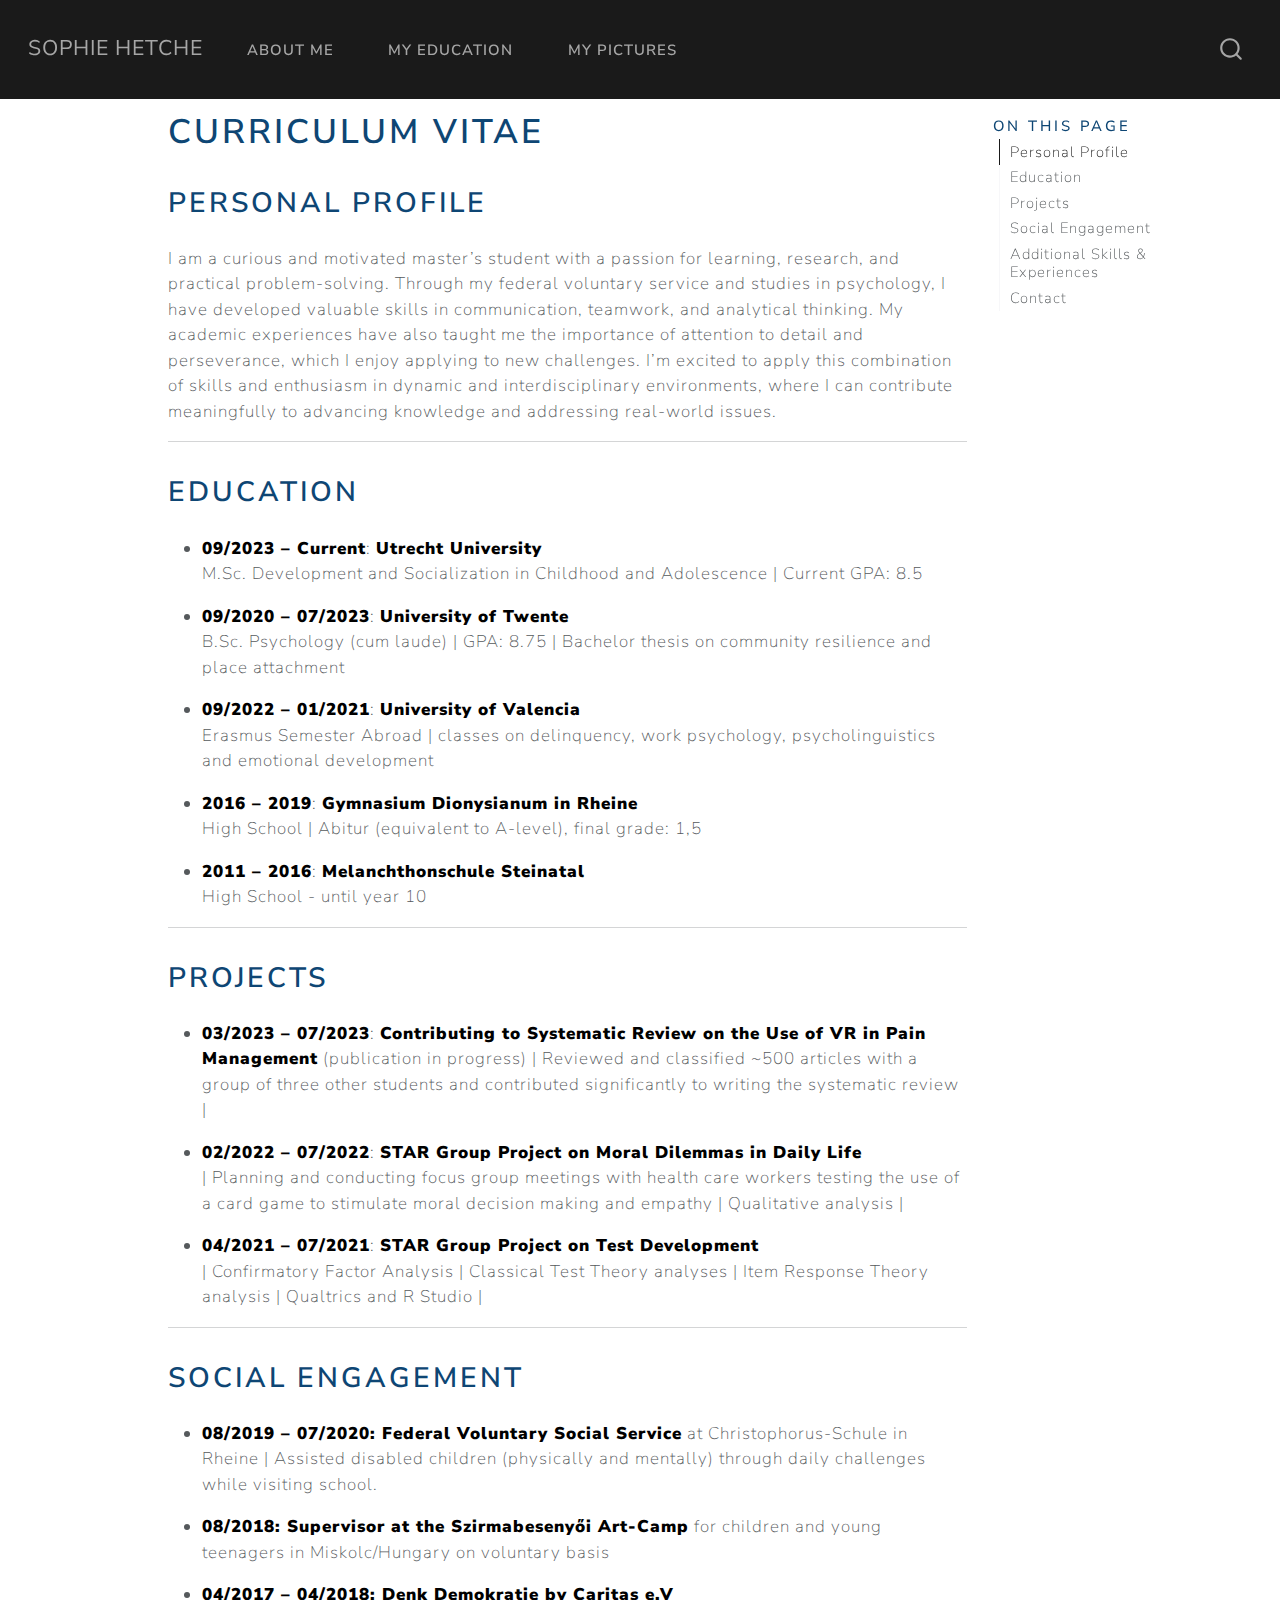
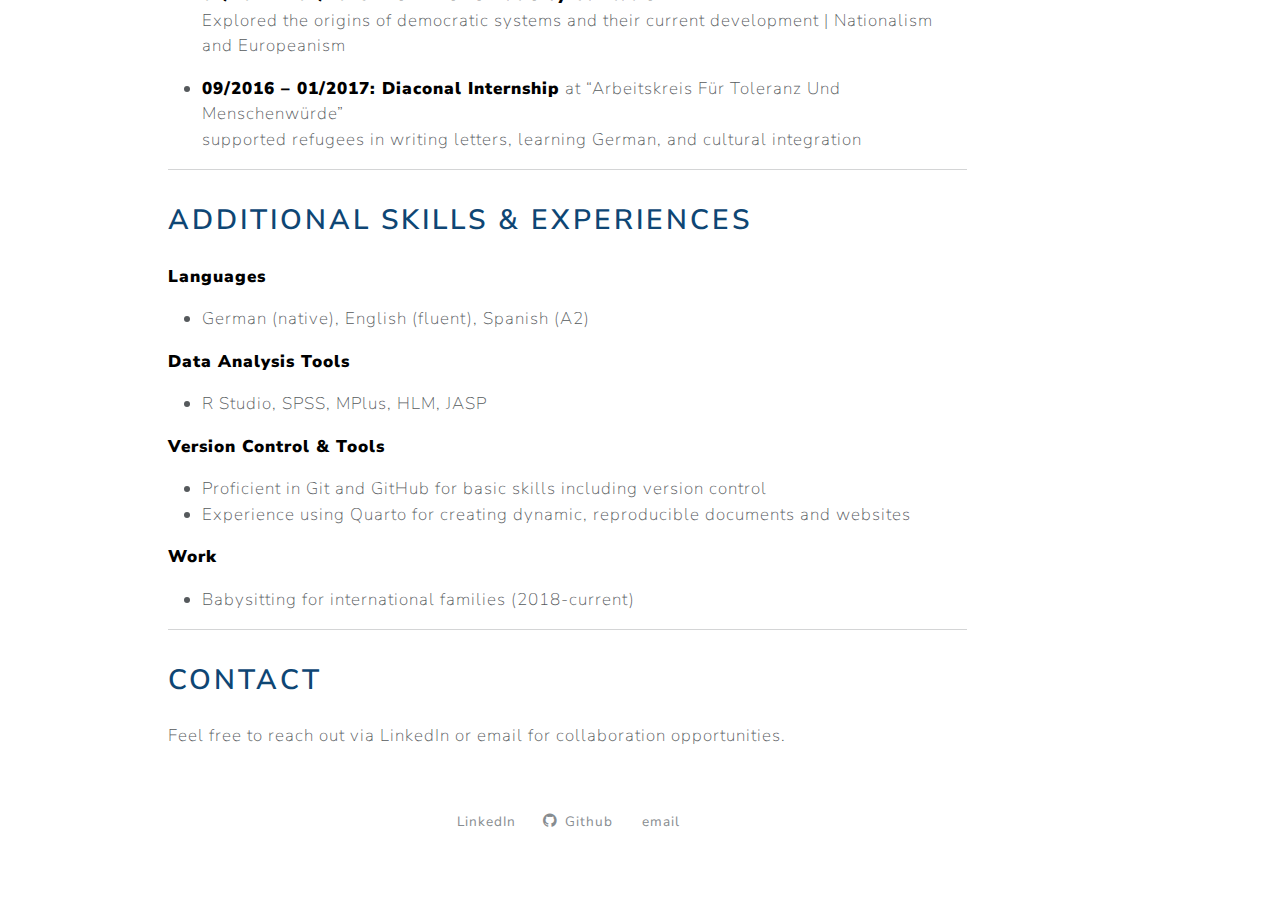
<file: myedu.html>
<!DOCTYPE html>
<html xmlns="http://www.w3.org/1999/xhtml" lang="en" xml:lang="en"><head>

<meta charset="utf-8">
<meta name="generator" content="quarto-1.6.40">

<meta name="viewport" content="width=device-width, initial-scale=1.0, user-scalable=yes">


<title>Curriculum Vitae – Sophie Hetche</title>
<style>
code{white-space: pre-wrap;}
span.smallcaps{font-variant: small-caps;}
div.columns{display: flex; gap: min(4vw, 1.5em);}
div.column{flex: auto; overflow-x: auto;}
div.hanging-indent{margin-left: 1.5em; text-indent: -1.5em;}
ul.task-list{list-style: none;}
ul.task-list li input[type="checkbox"] {
  width: 0.8em;
  margin: 0 0.8em 0.2em -1em; /* quarto-specific, see https://github.com/quarto-dev/quarto-cli/issues/4556 */ 
  vertical-align: middle;
}
</style>


<script src="site_libs/quarto-nav/quarto-nav.js"></script>
<script src="site_libs/quarto-nav/headroom.min.js"></script>
<script src="site_libs/clipboard/clipboard.min.js"></script>
<script src="site_libs/quarto-search/autocomplete.umd.js"></script>
<script src="site_libs/quarto-search/fuse.min.js"></script>
<script src="site_libs/quarto-search/quarto-search.js"></script>
<meta name="quarto:offset" content="./">
<script src="site_libs/quarto-html/quarto.js"></script>
<script src="site_libs/quarto-html/popper.min.js"></script>
<script src="site_libs/quarto-html/tippy.umd.min.js"></script>
<link href="site_libs/quarto-html/tippy.css" rel="stylesheet">
<link href="site_libs/quarto-html/quarto-syntax-highlighting-549806ee2085284f45b00abea8c6df48.css" rel="stylesheet" id="quarto-text-highlighting-styles">
<script src="site_libs/bootstrap/bootstrap.min.js"></script>
<link href="site_libs/bootstrap/bootstrap-icons.css" rel="stylesheet">
<link href="site_libs/bootstrap/bootstrap-27208713591bdc81d15d2ab76ca6d3ec.min.css" rel="stylesheet" append-hash="true" id="quarto-bootstrap" data-mode="light">
<script id="quarto-search-options" type="application/json">{
  "location": "navbar",
  "copy-button": false,
  "collapse-after": 3,
  "panel-placement": "end",
  "type": "overlay",
  "limit": 50,
  "keyboard-shortcut": [
    "f",
    "/",
    "s"
  ],
  "show-item-context": false,
  "language": {
    "search-no-results-text": "No results",
    "search-matching-documents-text": "matching documents",
    "search-copy-link-title": "Copy link to search",
    "search-hide-matches-text": "Hide additional matches",
    "search-more-match-text": "more match in this document",
    "search-more-matches-text": "more matches in this document",
    "search-clear-button-title": "Clear",
    "search-text-placeholder": "",
    "search-detached-cancel-button-title": "Cancel",
    "search-submit-button-title": "Submit",
    "search-label": "Search"
  }
}</script>


<link rel="stylesheet" href="styles.css">
</head>

<body class="nav-fixed">

<div id="quarto-search-results"></div>
  <header id="quarto-header" class="headroom fixed-top">
    <nav class="navbar navbar-expand-lg " data-bs-theme="dark">
      <div class="navbar-container container-fluid">
      <div class="navbar-brand-container mx-auto">
    <a class="navbar-brand" href="./index.html">
    <span class="navbar-title">Sophie Hetche</span>
    </a>
  </div>
            <div id="quarto-search" class="" title="Search"></div>
          <button class="navbar-toggler" type="button" data-bs-toggle="collapse" data-bs-target="#navbarCollapse" aria-controls="navbarCollapse" role="menu" aria-expanded="false" aria-label="Toggle navigation" onclick="if (window.quartoToggleHeadroom) { window.quartoToggleHeadroom(); }">
  <span class="navbar-toggler-icon"></span>
</button>
          <div class="collapse navbar-collapse" id="navbarCollapse">
            <ul class="navbar-nav navbar-nav-scroll me-auto">
  <li class="nav-item">
    <a class="nav-link" href="./index.html"> 
<span class="menu-text">About me</span></a>
  </li>  
  <li class="nav-item">
    <a class="nav-link active" href="./myedu.html" aria-current="page"> 
<span class="menu-text">My Education</span></a>
  </li>  
  <li class="nav-item">
    <a class="nav-link" href="./myfotos.html"> 
<span class="menu-text">My Pictures</span></a>
  </li>  
</ul>
          </div> <!-- /navcollapse -->
            <div class="quarto-navbar-tools">
</div>
      </div> <!-- /container-fluid -->
    </nav>
</header>
<!-- content -->
<div id="quarto-content" class="quarto-container page-columns page-rows-contents page-layout-article page-navbar">
<!-- sidebar -->
<!-- margin-sidebar -->
    <div id="quarto-margin-sidebar" class="sidebar margin-sidebar">
        <nav id="TOC" role="doc-toc" class="toc-active">
    <h2 id="toc-title">On this page</h2>
  <ul>
  <li><a href="#personal-profile" id="toc-personal-profile" class="nav-link active" data-scroll-target="#personal-profile">Personal Profile</a></li>
  <li><a href="#education" id="toc-education" class="nav-link" data-scroll-target="#education">Education</a></li>
  <li><a href="#projects" id="toc-projects" class="nav-link" data-scroll-target="#projects">Projects</a></li>
  <li><a href="#social-engagement" id="toc-social-engagement" class="nav-link" data-scroll-target="#social-engagement">Social Engagement</a></li>
  <li><a href="#additional-skills-experiences" id="toc-additional-skills-experiences" class="nav-link" data-scroll-target="#additional-skills-experiences">Additional Skills &amp; Experiences</a></li>
  <li><a href="#contact" id="toc-contact" class="nav-link" data-scroll-target="#contact">Contact</a></li>
  </ul>
</nav>
    </div>
<!-- main -->
<div class="quarto-about-marquee">
  <div class="about-image-container">
  </div>
  <div class="about-contents">
    <header id="title-block-header" class="quarto-title-block default">
<div class="quarto-title">
<h1 class="title">Curriculum Vitae</h1>
</div>
<div class="quarto-title-meta">
  </div>
</header> <main class="content" id="quarto-document-content">

<section id="personal-profile" class="level2">
<h2 data-anchor-id="personal-profile">Personal Profile</h2>
<p>I am a curious and motivated master’s student with a passion for learning, research, and practical problem-solving. Through my federal voluntary service and studies in psychology, I have developed valuable skills in communication, teamwork, and analytical thinking. My academic experiences have also taught me the importance of attention to detail and perseverance, which I enjoy applying to new challenges. I’m excited to apply this combination of skills and enthusiasm in dynamic and interdisciplinary environments, where I can contribute meaningfully to advancing knowledge and addressing real-world issues.</p>
<hr>
</section>
<section id="education" class="level2">
<h2 data-anchor-id="education">Education</h2>
<ul>
<li><p><strong>09/2023 – Current</strong>: <strong>Utrecht University</strong><br>
M.Sc. Development and Socialization in Childhood and Adolescence | Current GPA: 8.5</p></li>
<li><p><strong>09/2020 – 07/2023</strong>: <strong>University of Twente</strong><br>
B.Sc. Psychology (cum laude) | GPA: 8.75 | Bachelor thesis on community resilience and place attachment</p></li>
<li><p><strong>09/2022 – 01/2021</strong>: <strong>University of Valencia</strong><br>
Erasmus Semester Abroad | classes on delinquency, work psychology, psycholinguistics and emotional development</p></li>
<li><p><strong>2016 – 2019</strong>: <strong>Gymnasium Dionysianum in Rheine</strong><br>
High School | Abitur (equivalent to A-level), final grade: 1,5</p></li>
<li><p><strong>2011 – 2016</strong>: <strong>Melanchthonschule Steinatal</strong><br>
High School - until year 10</p></li>
</ul>
<hr>
</section>
<section id="projects" class="level2">
<h2 data-anchor-id="projects">Projects</h2>
<ul>
<li><p><strong>03/2023 – 07/2023</strong>: <strong>Contributing to Systematic Review on the Use of VR in Pain Management</strong> (publication in progress) | Reviewed and classified ~500 articles with a group of three other students and contributed significantly to writing the systematic review |</p></li>
<li><p><strong>02/2022 – 07/2022</strong>: <strong>STAR Group Project on Moral Dilemmas in Daily Life</strong><br>
| Planning and conducting focus group meetings with health care workers testing the use of a card game to stimulate moral decision making and empathy | Qualitative analysis |</p></li>
<li><p><strong>04/2021 – 07/2021</strong>: <strong>STAR Group Project on Test Development</strong><br>
| Confirmatory Factor Analysis | Classical Test Theory analyses | Item Response Theory analysis | Qualtrics and R Studio |</p></li>
</ul>
<hr>
</section>
<section id="social-engagement" class="level2">
<h2 data-anchor-id="social-engagement">Social Engagement</h2>
<ul>
<li><p><strong>08/2019 – 07/2020: Federal Voluntary Social Service</strong> at Christophorus-Schule in Rheine | Assisted disabled children (physically and mentally) through daily challenges while visiting school.</p></li>
<li><p><strong>08/2018: Supervisor at the Szirmabesenyői Art-Camp</strong> for children and young teenagers in Miskolc/Hungary on voluntary basis</p></li>
<li><p><strong>04/2017 – 04/2018: Denk Demokratie by Caritas e.V</strong><br>
Explored the origins of democratic systems and their current development | Nationalism and Europeanism</p></li>
<li><p><strong>09/2016 – 01/2017: Diaconal Internship</strong> at “Arbeitskreis Für Toleranz Und Menschenwürde”<br>
supported refugees in writing letters, learning German, and cultural integration</p></li>
</ul>
<hr>
</section>
<section id="additional-skills-experiences" class="level2">
<h2 data-anchor-id="additional-skills-experiences">Additional Skills &amp; Experiences</h2>
<p><strong>Languages</strong></p>
<ul>
<li>German (native), English (fluent), Spanish (A2)</li>
</ul>
<p><strong>Data Analysis Tools</strong></p>
<ul>
<li>R Studio, SPSS, MPlus, HLM, JASP</li>
</ul>
<p><strong>Version Control &amp; Tools</strong></p>
<ul>
<li>Proficient in Git and GitHub for basic skills including version control</li>
<li>Experience using Quarto for creating dynamic, reproducible documents and websites</li>
</ul>
<p><strong>Work</strong></p>
<ul>
<li>Babysitting for international families (2018-current)</li>
</ul>
<hr>
</section>
<section id="contact" class="level2">
<h2 data-anchor-id="contact">Contact</h2>
<p>Feel free to reach out via LinkedIn or email for collaboration opportunities.</p>


</section>
</main> 
    <div class="about-footer"><div class="about-links">
  <a href="https://www.linkedin.com/in/sophie-hetche-728852234/" class="about-link" rel="" target="">
    <i class="bi bi-LinkedIn"></i>
     <span class="about-link-text">LinkedIn</span>
  </a>
  <a href="https://github.com/Soso-h" class="about-link" rel="" target="">
    <i class="bi bi-github"></i>
     <span class="about-link-text">Github</span>
  </a>
  <a href="mailto:sophie.hetche@students.uu.nl" class="about-link" rel="" target="">
    <i class="bi bi-Utrecht University"></i>
     <span class="about-link-text">email</span>
  </a>
</div>
</div>
  </div>
</div>
 <!-- /main -->
<script id="quarto-html-after-body" type="application/javascript">
window.document.addEventListener("DOMContentLoaded", function (event) {
  const toggleBodyColorMode = (bsSheetEl) => {
    const mode = bsSheetEl.getAttribute("data-mode");
    const bodyEl = window.document.querySelector("body");
    if (mode === "dark") {
      bodyEl.classList.add("quarto-dark");
      bodyEl.classList.remove("quarto-light");
    } else {
      bodyEl.classList.add("quarto-light");
      bodyEl.classList.remove("quarto-dark");
    }
  }
  const toggleBodyColorPrimary = () => {
    const bsSheetEl = window.document.querySelector("link#quarto-bootstrap");
    if (bsSheetEl) {
      toggleBodyColorMode(bsSheetEl);
    }
  }
  toggleBodyColorPrimary();  
  const isCodeAnnotation = (el) => {
    for (const clz of el.classList) {
      if (clz.startsWith('code-annotation-')) {                     
        return true;
      }
    }
    return false;
  }
  const onCopySuccess = function(e) {
    // button target
    const button = e.trigger;
    // don't keep focus
    button.blur();
    // flash "checked"
    button.classList.add('code-copy-button-checked');
    var currentTitle = button.getAttribute("title");
    button.setAttribute("title", "Copied!");
    let tooltip;
    if (window.bootstrap) {
      button.setAttribute("data-bs-toggle", "tooltip");
      button.setAttribute("data-bs-placement", "left");
      button.setAttribute("data-bs-title", "Copied!");
      tooltip = new bootstrap.Tooltip(button, 
        { trigger: "manual", 
          customClass: "code-copy-button-tooltip",
          offset: [0, -8]});
      tooltip.show();    
    }
    setTimeout(function() {
      if (tooltip) {
        tooltip.hide();
        button.removeAttribute("data-bs-title");
        button.removeAttribute("data-bs-toggle");
        button.removeAttribute("data-bs-placement");
      }
      button.setAttribute("title", currentTitle);
      button.classList.remove('code-copy-button-checked');
    }, 1000);
    // clear code selection
    e.clearSelection();
  }
  const getTextToCopy = function(trigger) {
      const codeEl = trigger.previousElementSibling.cloneNode(true);
      for (const childEl of codeEl.children) {
        if (isCodeAnnotation(childEl)) {
          childEl.remove();
        }
      }
      return codeEl.innerText;
  }
  const clipboard = new window.ClipboardJS('.code-copy-button:not([data-in-quarto-modal])', {
    text: getTextToCopy
  });
  clipboard.on('success', onCopySuccess);
  if (window.document.getElementById('quarto-embedded-source-code-modal')) {
    const clipboardModal = new window.ClipboardJS('.code-copy-button[data-in-quarto-modal]', {
      text: getTextToCopy,
      container: window.document.getElementById('quarto-embedded-source-code-modal')
    });
    clipboardModal.on('success', onCopySuccess);
  }
    var localhostRegex = new RegExp(/^(?:http|https):\/\/localhost\:?[0-9]*\//);
    var mailtoRegex = new RegExp(/^mailto:/);
      var filterRegex = new RegExp("https:\/\/Soso-h\.github\.io\/portfolio25\/");
    var isInternal = (href) => {
        return filterRegex.test(href) || localhostRegex.test(href) || mailtoRegex.test(href);
    }
    // Inspect non-navigation links and adorn them if external
 	var links = window.document.querySelectorAll('a[href]:not(.nav-link):not(.navbar-brand):not(.toc-action):not(.sidebar-link):not(.sidebar-item-toggle):not(.pagination-link):not(.no-external):not([aria-hidden]):not(.dropdown-item):not(.quarto-navigation-tool):not(.about-link)');
    for (var i=0; i<links.length; i++) {
      const link = links[i];
      if (!isInternal(link.href)) {
        // undo the damage that might have been done by quarto-nav.js in the case of
        // links that we want to consider external
        if (link.dataset.originalHref !== undefined) {
          link.href = link.dataset.originalHref;
        }
      }
    }
  function tippyHover(el, contentFn, onTriggerFn, onUntriggerFn) {
    const config = {
      allowHTML: true,
      maxWidth: 500,
      delay: 100,
      arrow: false,
      appendTo: function(el) {
          return el.parentElement;
      },
      interactive: true,
      interactiveBorder: 10,
      theme: 'quarto',
      placement: 'bottom-start',
    };
    if (contentFn) {
      config.content = contentFn;
    }
    if (onTriggerFn) {
      config.onTrigger = onTriggerFn;
    }
    if (onUntriggerFn) {
      config.onUntrigger = onUntriggerFn;
    }
    window.tippy(el, config); 
  }
  const noterefs = window.document.querySelectorAll('a[role="doc-noteref"]');
  for (var i=0; i<noterefs.length; i++) {
    const ref = noterefs[i];
    tippyHover(ref, function() {
      // use id or data attribute instead here
      let href = ref.getAttribute('data-footnote-href') || ref.getAttribute('href');
      try { href = new URL(href).hash; } catch {}
      const id = href.replace(/^#\/?/, "");
      const note = window.document.getElementById(id);
      if (note) {
        return note.innerHTML;
      } else {
        return "";
      }
    });
  }
  const xrefs = window.document.querySelectorAll('a.quarto-xref');
  const processXRef = (id, note) => {
    // Strip column container classes
    const stripColumnClz = (el) => {
      el.classList.remove("page-full", "page-columns");
      if (el.children) {
        for (const child of el.children) {
          stripColumnClz(child);
        }
      }
    }
    stripColumnClz(note)
    if (id === null || id.startsWith('sec-')) {
      // Special case sections, only their first couple elements
      const container = document.createElement("div");
      if (note.children && note.children.length > 2) {
        container.appendChild(note.children[0].cloneNode(true));
        for (let i = 1; i < note.children.length; i++) {
          const child = note.children[i];
          if (child.tagName === "P" && child.innerText === "") {
            continue;
          } else {
            container.appendChild(child.cloneNode(true));
            break;
          }
        }
        if (window.Quarto?.typesetMath) {
          window.Quarto.typesetMath(container);
        }
        return container.innerHTML
      } else {
        if (window.Quarto?.typesetMath) {
          window.Quarto.typesetMath(note);
        }
        return note.innerHTML;
      }
    } else {
      // Remove any anchor links if they are present
      const anchorLink = note.querySelector('a.anchorjs-link');
      if (anchorLink) {
        anchorLink.remove();
      }
      if (window.Quarto?.typesetMath) {
        window.Quarto.typesetMath(note);
      }
      if (note.classList.contains("callout")) {
        return note.outerHTML;
      } else {
        return note.innerHTML;
      }
    }
  }
  for (var i=0; i<xrefs.length; i++) {
    const xref = xrefs[i];
    tippyHover(xref, undefined, function(instance) {
      instance.disable();
      let url = xref.getAttribute('href');
      let hash = undefined; 
      if (url.startsWith('#')) {
        hash = url;
      } else {
        try { hash = new URL(url).hash; } catch {}
      }
      if (hash) {
        const id = hash.replace(/^#\/?/, "");
        const note = window.document.getElementById(id);
        if (note !== null) {
          try {
            const html = processXRef(id, note.cloneNode(true));
            instance.setContent(html);
          } finally {
            instance.enable();
            instance.show();
          }
        } else {
          // See if we can fetch this
          fetch(url.split('#')[0])
          .then(res => res.text())
          .then(html => {
            const parser = new DOMParser();
            const htmlDoc = parser.parseFromString(html, "text/html");
            const note = htmlDoc.getElementById(id);
            if (note !== null) {
              const html = processXRef(id, note);
              instance.setContent(html);
            } 
          }).finally(() => {
            instance.enable();
            instance.show();
          });
        }
      } else {
        // See if we can fetch a full url (with no hash to target)
        // This is a special case and we should probably do some content thinning / targeting
        fetch(url)
        .then(res => res.text())
        .then(html => {
          const parser = new DOMParser();
          const htmlDoc = parser.parseFromString(html, "text/html");
          const note = htmlDoc.querySelector('main.content');
          if (note !== null) {
            // This should only happen for chapter cross references
            // (since there is no id in the URL)
            // remove the first header
            if (note.children.length > 0 && note.children[0].tagName === "HEADER") {
              note.children[0].remove();
            }
            const html = processXRef(null, note);
            instance.setContent(html);
          } 
        }).finally(() => {
          instance.enable();
          instance.show();
        });
      }
    }, function(instance) {
    });
  }
      let selectedAnnoteEl;
      const selectorForAnnotation = ( cell, annotation) => {
        let cellAttr = 'data-code-cell="' + cell + '"';
        let lineAttr = 'data-code-annotation="' +  annotation + '"';
        const selector = 'span[' + cellAttr + '][' + lineAttr + ']';
        return selector;
      }
      const selectCodeLines = (annoteEl) => {
        const doc = window.document;
        const targetCell = annoteEl.getAttribute("data-target-cell");
        const targetAnnotation = annoteEl.getAttribute("data-target-annotation");
        const annoteSpan = window.document.querySelector(selectorForAnnotation(targetCell, targetAnnotation));
        const lines = annoteSpan.getAttribute("data-code-lines").split(",");
        const lineIds = lines.map((line) => {
          return targetCell + "-" + line;
        })
        let top = null;
        let height = null;
        let parent = null;
        if (lineIds.length > 0) {
            //compute the position of the single el (top and bottom and make a div)
            const el = window.document.getElementById(lineIds[0]);
            top = el.offsetTop;
            height = el.offsetHeight;
            parent = el.parentElement.parentElement;
          if (lineIds.length > 1) {
            const lastEl = window.document.getElementById(lineIds[lineIds.length - 1]);
            const bottom = lastEl.offsetTop + lastEl.offsetHeight;
            height = bottom - top;
          }
          if (top !== null && height !== null && parent !== null) {
            // cook up a div (if necessary) and position it 
            let div = window.document.getElementById("code-annotation-line-highlight");
            if (div === null) {
              div = window.document.createElement("div");
              div.setAttribute("id", "code-annotation-line-highlight");
              div.style.position = 'absolute';
              parent.appendChild(div);
            }
            div.style.top = top - 2 + "px";
            div.style.height = height + 4 + "px";
            div.style.left = 0;
            let gutterDiv = window.document.getElementById("code-annotation-line-highlight-gutter");
            if (gutterDiv === null) {
              gutterDiv = window.document.createElement("div");
              gutterDiv.setAttribute("id", "code-annotation-line-highlight-gutter");
              gutterDiv.style.position = 'absolute';
              const codeCell = window.document.getElementById(targetCell);
              const gutter = codeCell.querySelector('.code-annotation-gutter');
              gutter.appendChild(gutterDiv);
            }
            gutterDiv.style.top = top - 2 + "px";
            gutterDiv.style.height = height + 4 + "px";
          }
          selectedAnnoteEl = annoteEl;
        }
      };
      const unselectCodeLines = () => {
        const elementsIds = ["code-annotation-line-highlight", "code-annotation-line-highlight-gutter"];
        elementsIds.forEach((elId) => {
          const div = window.document.getElementById(elId);
          if (div) {
            div.remove();
          }
        });
        selectedAnnoteEl = undefined;
      };
        // Handle positioning of the toggle
    window.addEventListener(
      "resize",
      throttle(() => {
        elRect = undefined;
        if (selectedAnnoteEl) {
          selectCodeLines(selectedAnnoteEl);
        }
      }, 10)
    );
    function throttle(fn, ms) {
    let throttle = false;
    let timer;
      return (...args) => {
        if(!throttle) { // first call gets through
            fn.apply(this, args);
            throttle = true;
        } else { // all the others get throttled
            if(timer) clearTimeout(timer); // cancel #2
            timer = setTimeout(() => {
              fn.apply(this, args);
              timer = throttle = false;
            }, ms);
        }
      };
    }
      // Attach click handler to the DT
      const annoteDls = window.document.querySelectorAll('dt[data-target-cell]');
      for (const annoteDlNode of annoteDls) {
        annoteDlNode.addEventListener('click', (event) => {
          const clickedEl = event.target;
          if (clickedEl !== selectedAnnoteEl) {
            unselectCodeLines();
            const activeEl = window.document.querySelector('dt[data-target-cell].code-annotation-active');
            if (activeEl) {
              activeEl.classList.remove('code-annotation-active');
            }
            selectCodeLines(clickedEl);
            clickedEl.classList.add('code-annotation-active');
          } else {
            // Unselect the line
            unselectCodeLines();
            clickedEl.classList.remove('code-annotation-active');
          }
        });
      }
  const findCites = (el) => {
    const parentEl = el.parentElement;
    if (parentEl) {
      const cites = parentEl.dataset.cites;
      if (cites) {
        return {
          el,
          cites: cites.split(' ')
        };
      } else {
        return findCites(el.parentElement)
      }
    } else {
      return undefined;
    }
  };
  var bibliorefs = window.document.querySelectorAll('a[role="doc-biblioref"]');
  for (var i=0; i<bibliorefs.length; i++) {
    const ref = bibliorefs[i];
    const citeInfo = findCites(ref);
    if (citeInfo) {
      tippyHover(citeInfo.el, function() {
        var popup = window.document.createElement('div');
        citeInfo.cites.forEach(function(cite) {
          var citeDiv = window.document.createElement('div');
          citeDiv.classList.add('hanging-indent');
          citeDiv.classList.add('csl-entry');
          var biblioDiv = window.document.getElementById('ref-' + cite);
          if (biblioDiv) {
            citeDiv.innerHTML = biblioDiv.innerHTML;
          }
          popup.appendChild(citeDiv);
        });
        return popup.innerHTML;
      });
    }
  }
});
</script>
</div> <!-- /content -->




</body></html>
</file>
<file: site_libs/quarto-html/tippy.css>
.tippy-box[data-animation=fade][data-state=hidden]{opacity:0}[data-tippy-root]{max-width:calc(100vw - 10px)}.tippy-box{position:relative;background-color:#333;color:#fff;border-radius:4px;font-size:14px;line-height:1.4;white-space:normal;outline:0;transition-property:transform,visibility,opacity}.tippy-box[data-placement^=top]>.tippy-arrow{bottom:0}.tippy-box[data-placement^=top]>.tippy-arrow:before{bottom:-7px;left:0;border-width:8px 8px 0;border-top-color:initial;transform-origin:center top}.tippy-box[data-placement^=bottom]>.tippy-arrow{top:0}.tippy-box[data-placement^=bottom]>.tippy-arrow:before{top:-7px;left:0;border-width:0 8px 8px;border-bottom-color:initial;transform-origin:center bottom}.tippy-box[data-placement^=left]>.tippy-arrow{right:0}.tippy-box[data-placement^=left]>.tippy-arrow:before{border-width:8px 0 8px 8px;border-left-color:initial;right:-7px;transform-origin:center left}.tippy-box[data-placement^=right]>.tippy-arrow{left:0}.tippy-box[data-placement^=right]>.tippy-arrow:before{left:-7px;border-width:8px 8px 8px 0;border-right-color:initial;transform-origin:center right}.tippy-box[data-inertia][data-state=visible]{transition-timing-function:cubic-bezier(.54,1.5,.38,1.11)}.tippy-arrow{width:16px;height:16px;color:#333}.tippy-arrow:before{content:"";position:absolute;border-color:transparent;border-style:solid}.tippy-content{position:relative;padding:5px 9px;z-index:1}
</file>
<file: site_libs/quarto-html/quarto-syntax-highlighting-549806ee2085284f45b00abea8c6df48.css>
/* quarto syntax highlight colors */
:root {
  --quarto-hl-ot-color: #003B4F;
  --quarto-hl-at-color: #657422;
  --quarto-hl-ss-color: #20794D;
  --quarto-hl-an-color: #5E5E5E;
  --quarto-hl-fu-color: #4758AB;
  --quarto-hl-st-color: #20794D;
  --quarto-hl-cf-color: #003B4F;
  --quarto-hl-op-color: #5E5E5E;
  --quarto-hl-er-color: #AD0000;
  --quarto-hl-bn-color: #AD0000;
  --quarto-hl-al-color: #AD0000;
  --quarto-hl-va-color: #111111;
  --quarto-hl-bu-color: inherit;
  --quarto-hl-ex-color: inherit;
  --quarto-hl-pp-color: #AD0000;
  --quarto-hl-in-color: #5E5E5E;
  --quarto-hl-vs-color: #20794D;
  --quarto-hl-wa-color: #5E5E5E;
  --quarto-hl-do-color: #5E5E5E;
  --quarto-hl-im-color: #00769E;
  --quarto-hl-ch-color: #20794D;
  --quarto-hl-dt-color: #AD0000;
  --quarto-hl-fl-color: #AD0000;
  --quarto-hl-co-color: #5E5E5E;
  --quarto-hl-cv-color: #5E5E5E;
  --quarto-hl-cn-color: #8f5902;
  --quarto-hl-sc-color: #5E5E5E;
  --quarto-hl-dv-color: #AD0000;
  --quarto-hl-kw-color: #003B4F;
}

/* other quarto variables */
:root {
  --quarto-font-monospace: SFMono-Regular, Menlo, Monaco, Consolas, "Liberation Mono", "Courier New", monospace;
}

pre > code.sourceCode > span {
  color: #003B4F;
}

code span {
  color: #003B4F;
}

code.sourceCode > span {
  color: #003B4F;
}

div.sourceCode,
div.sourceCode pre.sourceCode {
  color: #003B4F;
}

code span.ot {
  color: #003B4F;
  font-style: inherit;
}

code span.at {
  color: #657422;
  font-style: inherit;
}

code span.ss {
  color: #20794D;
  font-style: inherit;
}

code span.an {
  color: #5E5E5E;
  font-style: inherit;
}

code span.fu {
  color: #4758AB;
  font-style: inherit;
}

code span.st {
  color: #20794D;
  font-style: inherit;
}

code span.cf {
  color: #003B4F;
  font-weight: bold;
  font-style: inherit;
}

code span.op {
  color: #5E5E5E;
  font-style: inherit;
}

code span.er {
  color: #AD0000;
  font-style: inherit;
}

code span.bn {
  color: #AD0000;
  font-style: inherit;
}

code span.al {
  color: #AD0000;
  font-style: inherit;
}

code span.va {
  color: #111111;
  font-style: inherit;
}

code span.bu {
  font-style: inherit;
}

code span.ex {
  font-style: inherit;
}

code span.pp {
  color: #AD0000;
  font-style: inherit;
}

code span.in {
  color: #5E5E5E;
  font-style: inherit;
}

code span.vs {
  color: #20794D;
  font-style: inherit;
}

code span.wa {
  color: #5E5E5E;
  font-style: italic;
}

code span.do {
  color: #5E5E5E;
  font-style: italic;
}

code span.im {
  color: #00769E;
  font-style: inherit;
}

code span.ch {
  color: #20794D;
  font-style: inherit;
}

code span.dt {
  color: #AD0000;
  font-style: inherit;
}

code span.fl {
  color: #AD0000;
  font-style: inherit;
}

code span.co {
  color: #5E5E5E;
  font-style: inherit;
}

code span.cv {
  color: #5E5E5E;
  font-style: italic;
}

code span.cn {
  color: #8f5902;
  font-style: inherit;
}

code span.sc {
  color: #5E5E5E;
  font-style: inherit;
}

code span.dv {
  color: #AD0000;
  font-style: inherit;
}

code span.kw {
  color: #003B4F;
  font-weight: bold;
  font-style: inherit;
}

.prevent-inlining {
  content: "</";
}

/*# sourceMappingURL=ae99138f4fbc2fb4c9f5e5cd69c22459.css.map */
</file>
<file: styles.css>
/* css styles */

/* customise bold */
strong, b {
  font-weight: 900; /* Thickest bold */
  color:  black ; /* Optional: set a color */
}

/* customise heading colour */
h1, h2, h3, h4, h5, h6 {
  color: #0e4674 ; 
}
</file>
